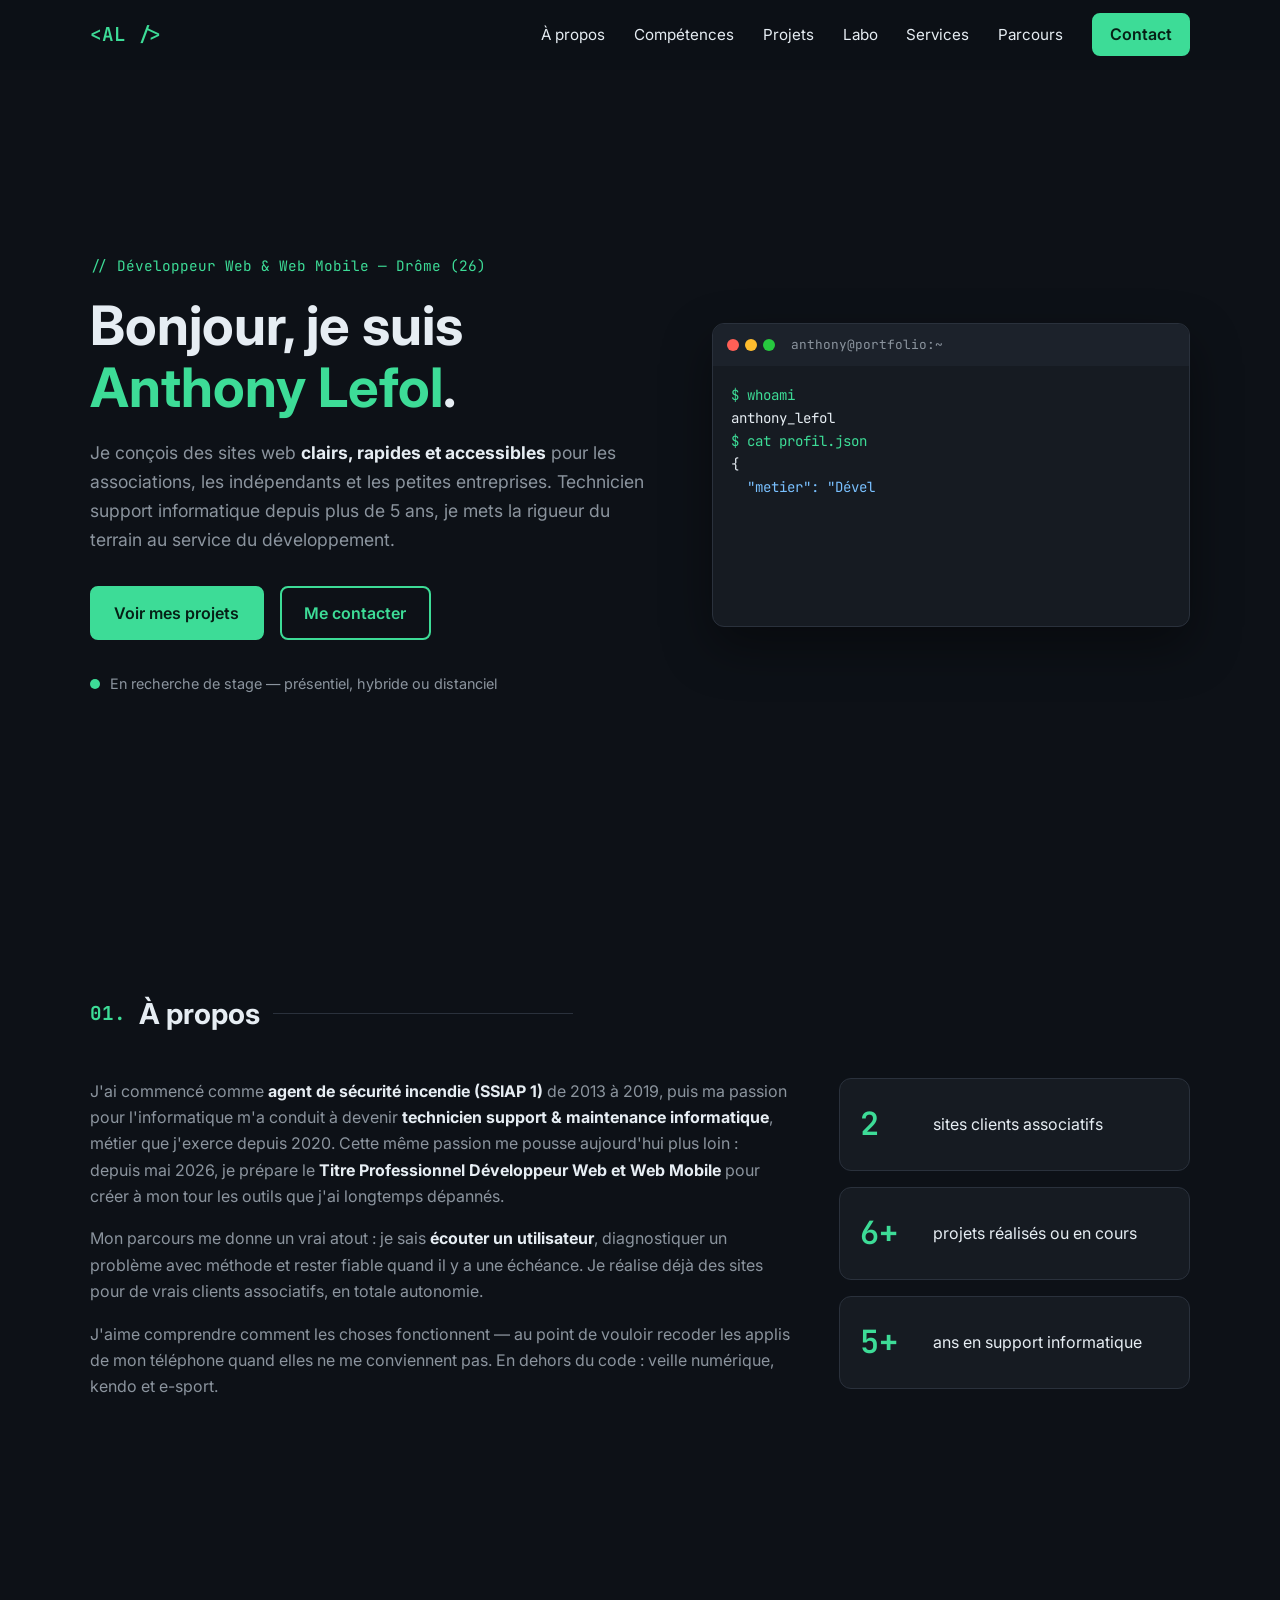
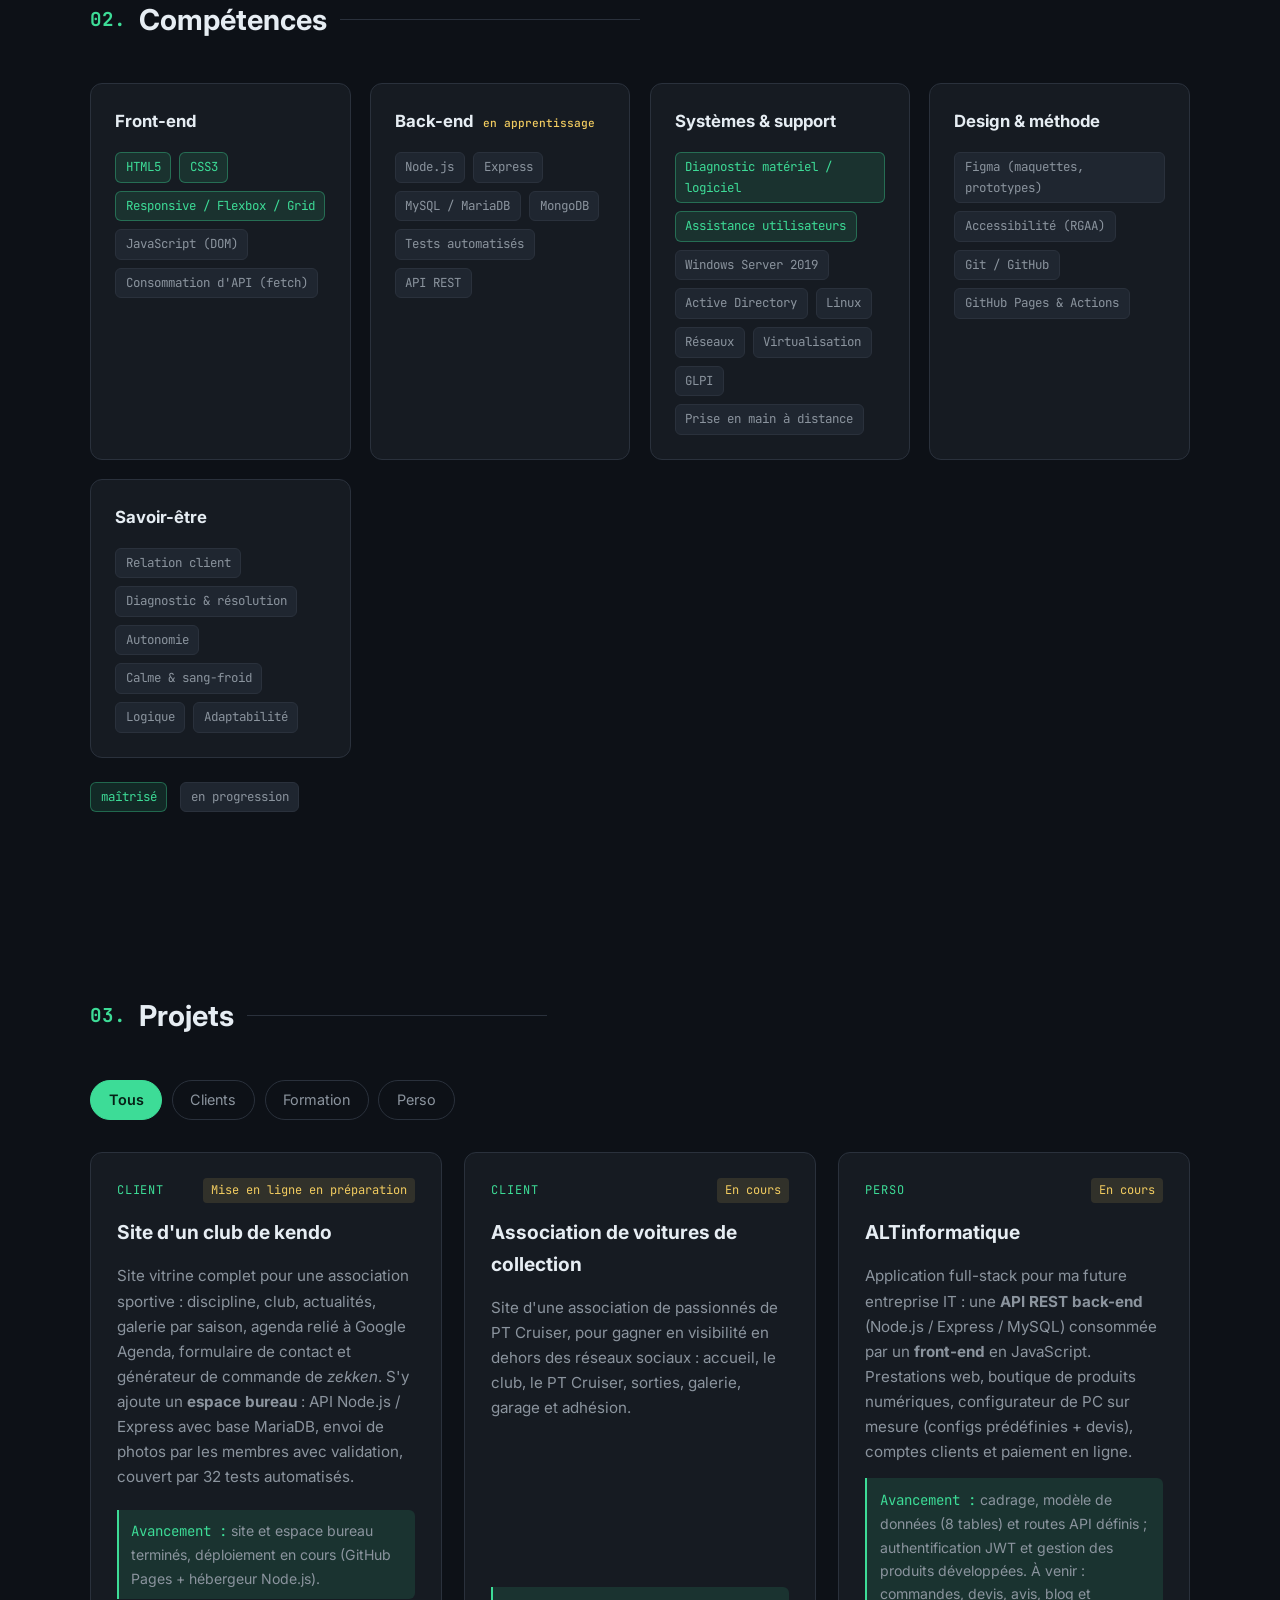
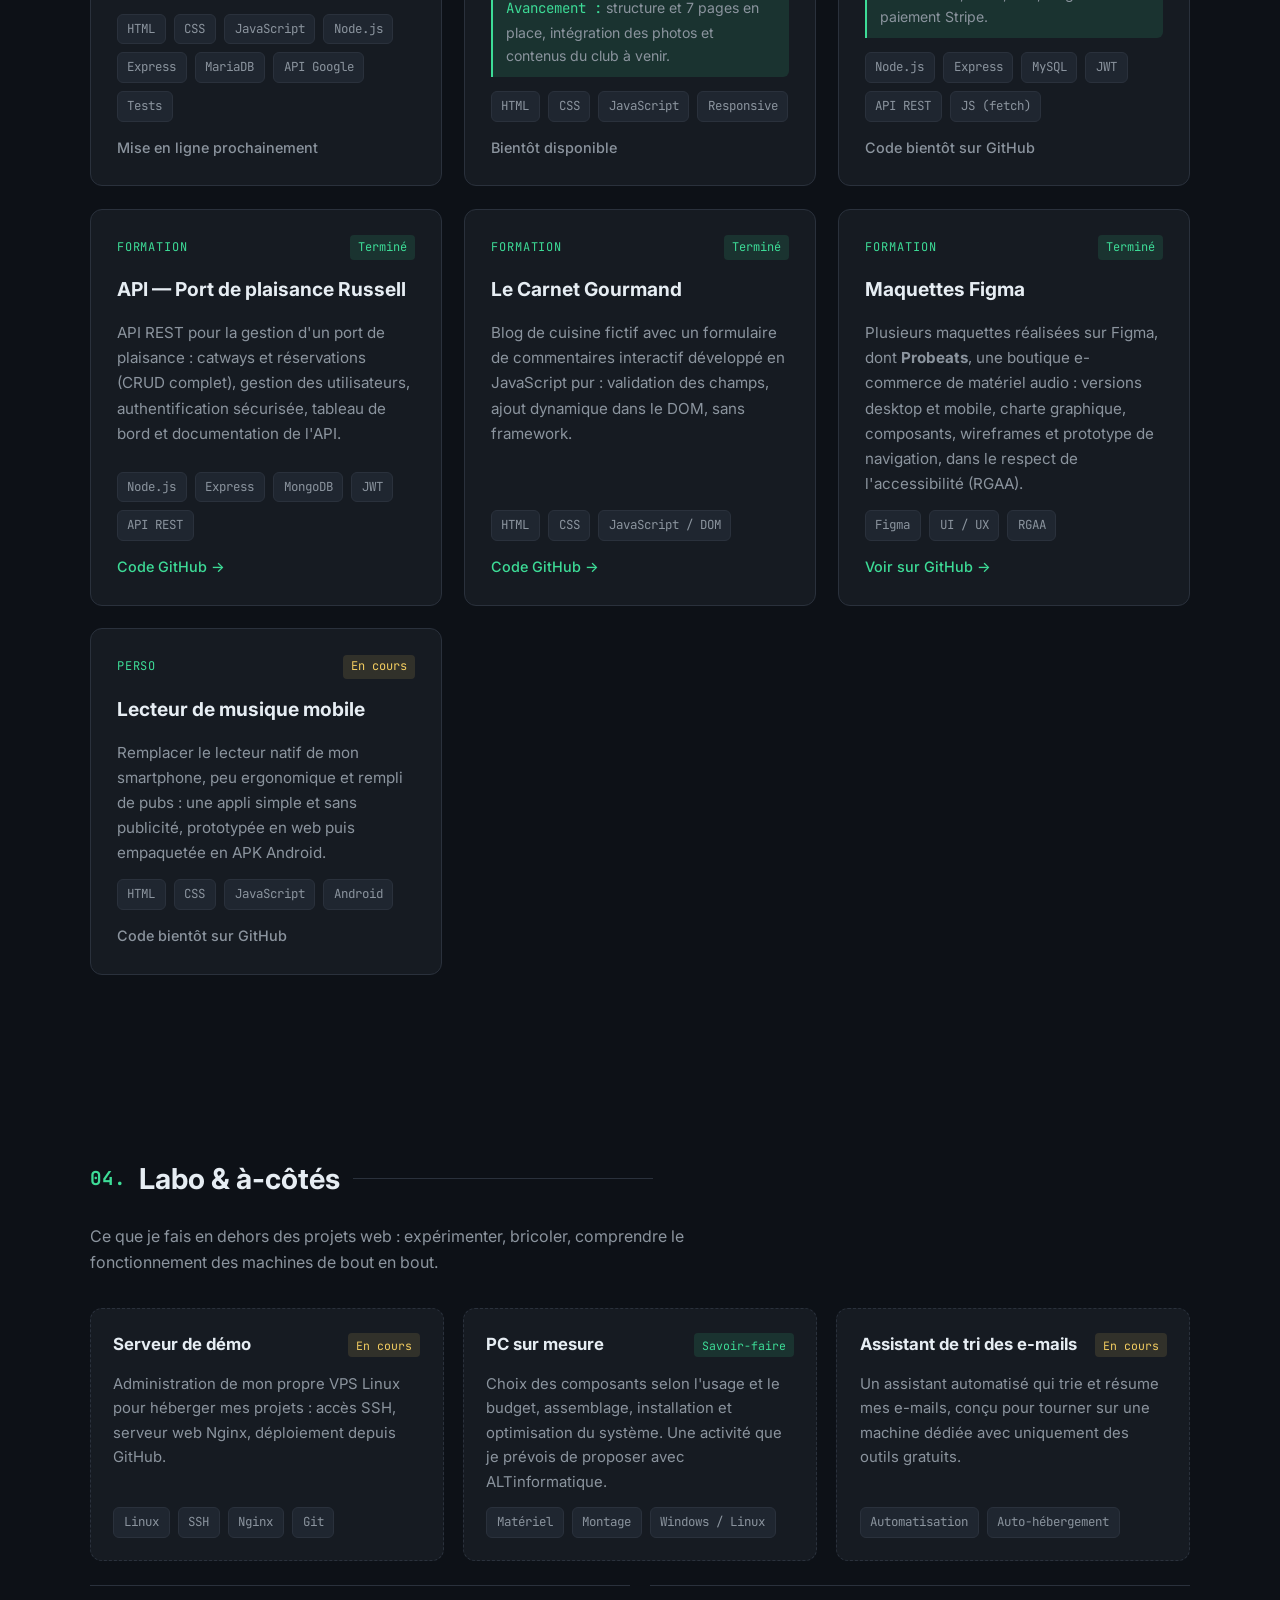
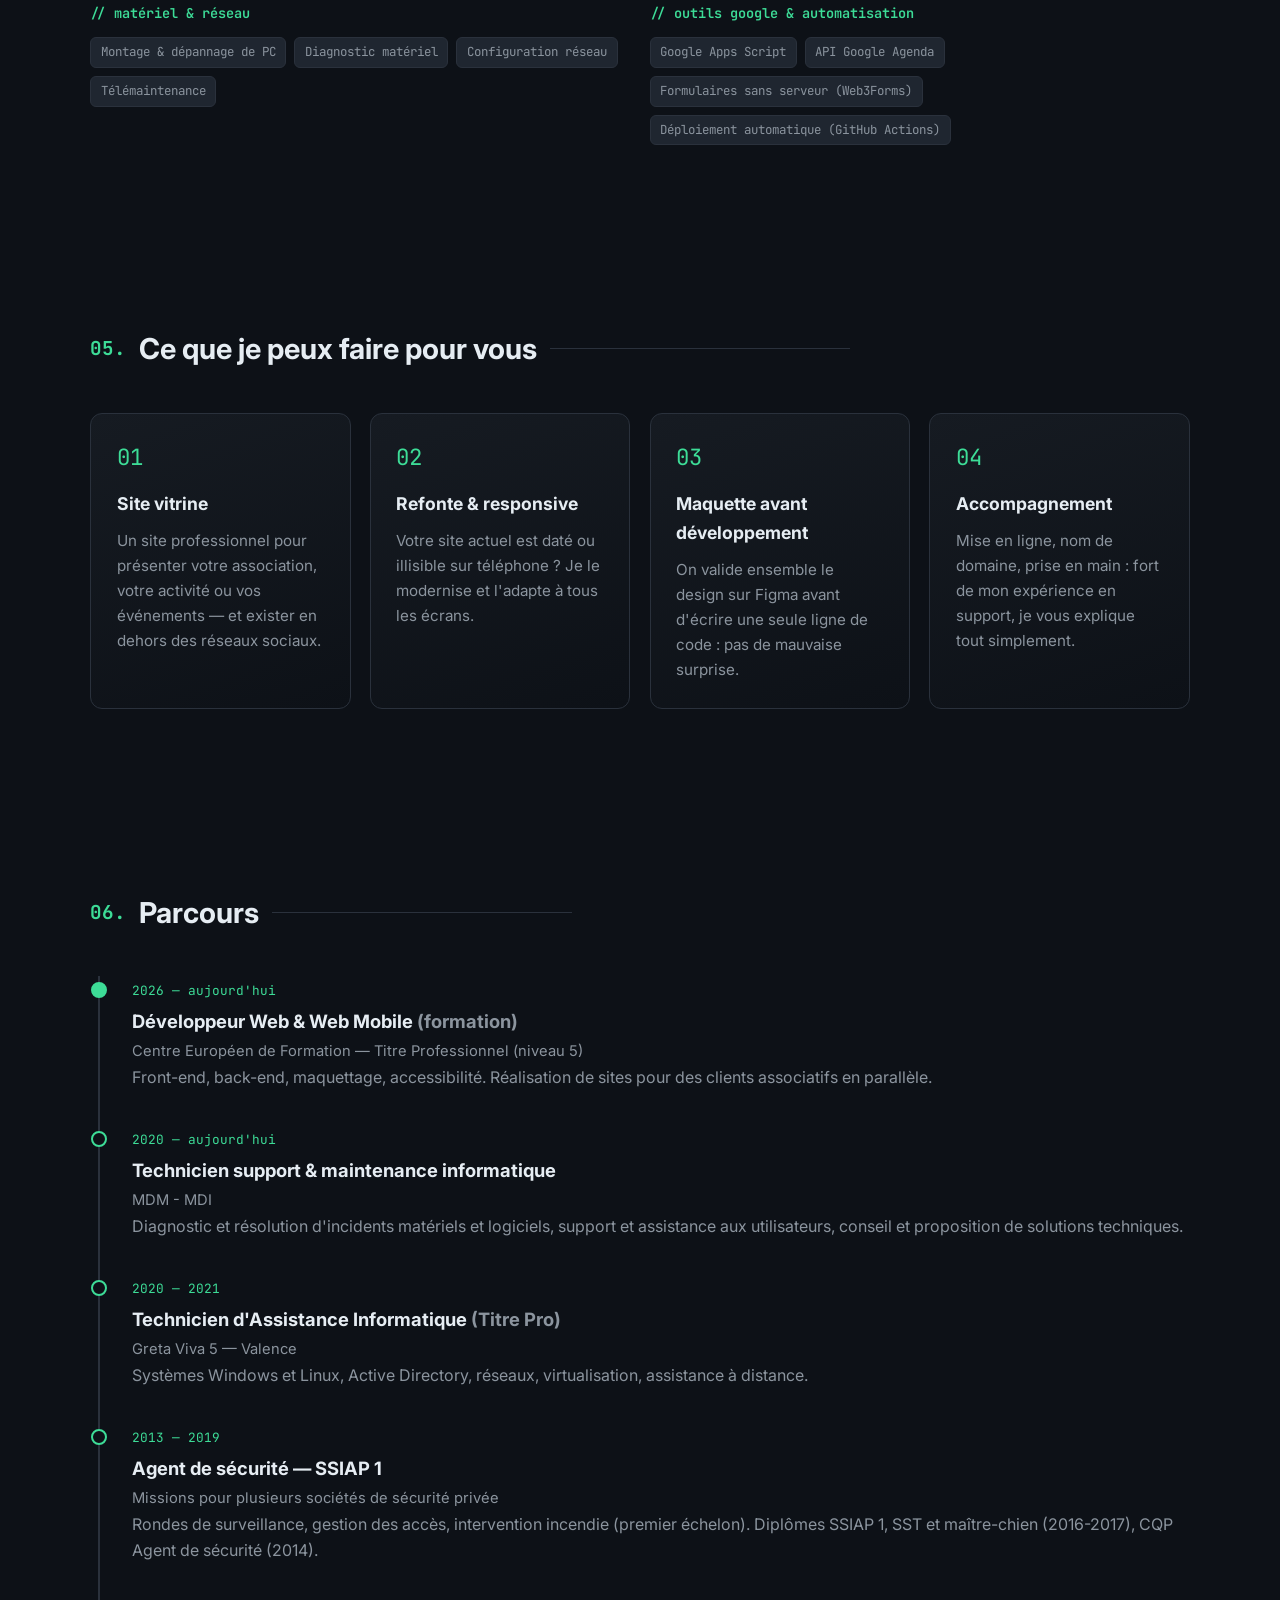
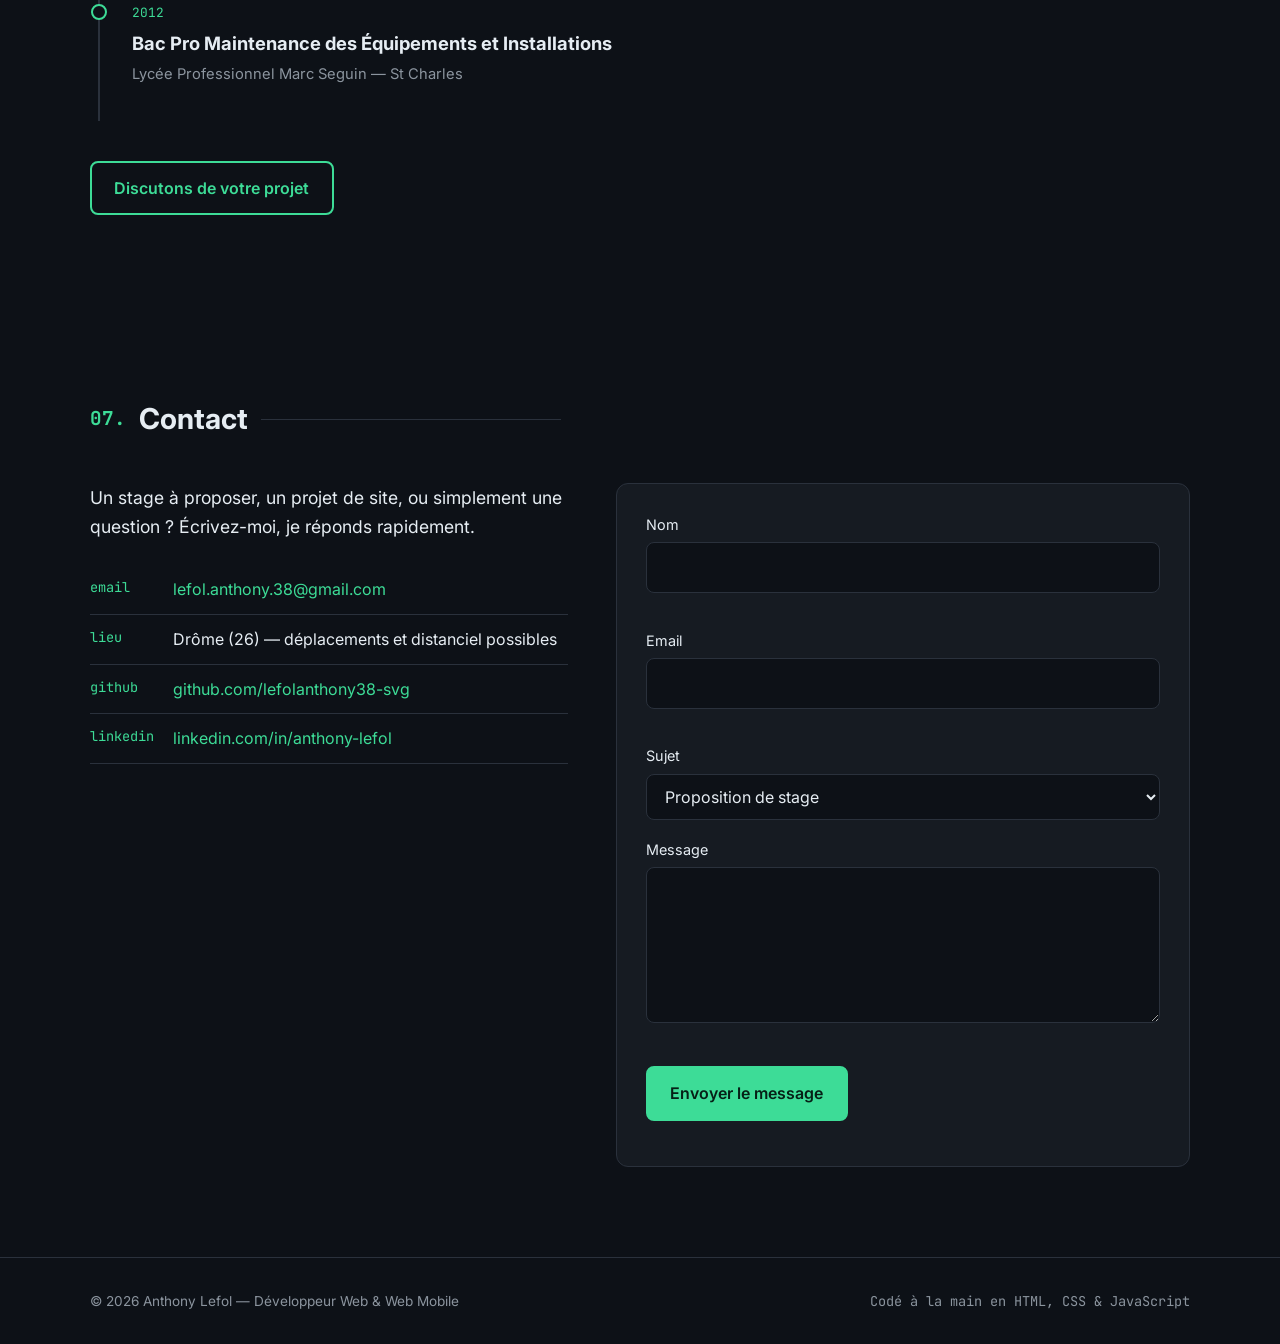
<file: index.html>
<!DOCTYPE html>
<html lang="fr">
<head>
  <meta charset="UTF-8">
  <meta name="viewport" content="width=device-width, initial-scale=1.0">
  <title>Anthony Lefol — Développeur Web & Web Mobile</title>
  <meta name="description" content="Portfolio d'Anthony Lefol, développeur web et web mobile en formation dans la Drôme (26). Création de sites vitrines pour associations, TPE et indépendants.">
  <meta name="author" content="Anthony Lefol">
  <meta name="theme-color" content="#0d1117">

  <!-- Aperçu lors d'un partage (LinkedIn, Messenger...) -->
  <meta property="og:type" content="website">
  <meta property="og:locale" content="fr_FR">
  <meta property="og:title" content="Anthony Lefol — Développeur Web & Web Mobile">
  <meta property="og:description" content="Sites vitrines clairs, rapides et accessibles pour associations, TPE et indépendants. Drôme (26).">
  <!-- À décommenter une fois le domaine connu :
  <meta property="og:url" content="https://votre-domaine.fr/">
  <link rel="canonical" href="https://votre-domaine.fr/">
  -->

  <link rel="icon" href="favicon.svg" type="image/svg+xml">
  <link rel="preconnect" href="https://fonts.googleapis.com">
  <link rel="preconnect" href="https://fonts.gstatic.com" crossorigin>
  <link href="https://fonts.googleapis.com/css2?family=Inter:wght@400;500;600;700&family=JetBrains+Mono:wght@400;600&display=swap" rel="stylesheet">
  <link rel="stylesheet" href="style.css">
</head>
<body>

  <!-- ========== EN-TÊTE / NAVIGATION ========== -->
  <header class="header" id="header">
    <nav class="nav container" aria-label="Navigation principale">
      <a href="#accueil" class="logo">&lt;AL /&gt;</a>

      <button class="burger" id="burger" aria-label="Ouvrir le menu" aria-expanded="false" aria-controls="menu">
        <span></span><span></span><span></span>
      </button>

      <ul class="menu" id="menu">
        <li><a href="#a-propos">À propos</a></li>
        <li><a href="#competences">Compétences</a></li>
        <li><a href="#projets">Projets</a></li>
        <li><a href="#labo">Labo</a></li>
        <li><a href="#services">Services</a></li>
        <li><a href="#parcours">Parcours</a></li>
        <li><a href="#contact" class="btn btn-small">Contact</a></li>
      </ul>
    </nav>
  </header>

  <main>

    <!-- ========== HERO ========== -->
    <section class="hero container" id="accueil">
      <div class="hero-text">
        <p class="hero-tag mono">// Développeur Web &amp; Web Mobile — Drôme (26)</p>
        <h1>Bonjour, je suis <span class="accent">Anthony Lefol</span>.</h1>
        <p class="hero-sub">
          Je conçois des sites web <strong>clairs, rapides et accessibles</strong> pour les associations,
          les indépendants et les petites entreprises. Technicien support informatique depuis plus de 5 ans,
          je mets la rigueur du terrain au service du développement.
        </p>
        <div class="hero-cta">
          <a href="#projets" class="btn">Voir mes projets</a>
          <a href="#contact" class="btn btn-ghost">Me contacter</a>
        </div>
        <p class="hero-status"><span class="dot"></span> En recherche de stage — présentiel, hybride ou distanciel</p>
      </div>

      <!-- Petit terminal animé (rempli par script.js) -->
      <div class="terminal" aria-hidden="true">
        <div class="terminal-bar">
          <span></span><span></span><span></span>
          <p class="mono">anthony@portfolio:~</p>
        </div>
        <pre class="terminal-body mono" id="terminal"></pre>
      </div>
    </section>

    <!-- ========== À PROPOS ========== -->
    <section class="section container reveal" id="a-propos">
      <h2 class="section-title"><span class="mono accent">01.</span> À propos</h2>
      <div class="about-grid">
        <div class="about-text">
          <p>
            J'ai commencé comme <strong>agent de sécurité incendie (SSIAP 1)</strong> de 2013 à 2019, puis ma passion pour
            l'informatique m'a conduit à devenir <strong>technicien support &amp; maintenance informatique</strong>, métier que j'exerce depuis 2020.
            Cette même passion me pousse aujourd'hui plus loin : depuis mai 2026, je prépare le
            <strong>Titre Professionnel Développeur Web et Web Mobile</strong> pour créer à mon tour les outils que j'ai longtemps dépannés.
          </p>
          <p>
            Mon parcours me donne un vrai atout : je sais <strong>écouter un utilisateur</strong>, diagnostiquer
            un problème avec méthode et rester fiable quand il y a une échéance. Je réalise déjà des sites
            pour de vrais clients associatifs, en totale autonomie.
          </p>
          <p>
            J'aime comprendre comment les choses fonctionnent — au point de vouloir recoder les applis de mon
            téléphone quand elles ne me conviennent pas. En dehors du code : veille numérique, kendo et e-sport.
          </p>
        </div>
        <ul class="about-facts">
          <li><span class="fact-num">2</span><span>sites clients associatifs</span></li>
          <li><span class="fact-num">6+</span><span>projets réalisés ou en cours</span></li>
          <li><span class="fact-num">5+</span><span>ans en support informatique</span></li>
        </ul>
      </div>
    </section>

    <!-- ========== COMPÉTENCES ========== -->
    <section class="section container reveal" id="competences">
      <h2 class="section-title"><span class="mono accent">02.</span> Compétences</h2>
      <div class="skills-grid">
        <article class="skill-card">
          <h3>Front-end</h3>
          <ul class="tags">
            <li class="tag tag-strong">HTML5</li>
            <li class="tag tag-strong">CSS3</li>
            <li class="tag tag-strong">Responsive / Flexbox / Grid</li>
            <li class="tag">JavaScript (DOM)</li>
            <li class="tag">Consommation d'API (fetch)</li>
          </ul>
        </article>
        <article class="skill-card">
          <h3>Back-end <span class="badge">en apprentissage</span></h3>
          <ul class="tags">
            <li class="tag">Node.js</li>
            <li class="tag">Express</li>
            <li class="tag">MySQL / MariaDB</li>
            <li class="tag">MongoDB</li>
            <li class="tag">Tests automatisés</li>
            <li class="tag">API REST</li>
          </ul>
        </article>
        <article class="skill-card">
          <h3>Systèmes &amp; support</h3>
          <ul class="tags">
            <li class="tag tag-strong">Diagnostic matériel / logiciel</li>
            <li class="tag tag-strong">Assistance utilisateurs</li>
            <li class="tag">Windows Server 2019</li>
            <li class="tag">Active Directory</li>
            <li class="tag">Linux</li>
            <li class="tag">Réseaux</li>
            <li class="tag">Virtualisation</li>
            <li class="tag">GLPI</li>
            <li class="tag">Prise en main à distance</li>
          </ul>
        </article>
        <article class="skill-card">
          <h3>Design &amp; méthode</h3>
          <ul class="tags">
            <li class="tag">Figma (maquettes, prototypes)</li>
            <li class="tag">Accessibilité (RGAA)</li>
            <li class="tag">Git / GitHub</li>
            <li class="tag">GitHub Pages &amp; Actions</li>
          </ul>
        </article>
        <article class="skill-card">
          <h3>Savoir-être</h3>
          <ul class="tags">
            <li class="tag">Relation client</li>
            <li class="tag">Diagnostic &amp; résolution</li>
            <li class="tag">Autonomie</li>
            <li class="tag">Calme &amp; sang-froid</li>
            <li class="tag">Logique</li>
            <li class="tag">Adaptabilité</li>
          </ul>
        </article>
      </div>
      <p class="legend"><span class="tag tag-strong">maîtrisé</span> <span class="tag">en progression</span></p>
    </section>

    <!-- ========== PROJETS ========== -->
    <section class="section container reveal" id="projets">
      <h2 class="section-title"><span class="mono accent">03.</span> Projets</h2>

      <!-- Filtres (gérés par script.js via l'attribut data-filter) -->
      <div class="filters" role="group" aria-label="Filtrer les projets">
        <button class="filter active" data-filter="tous">Tous</button>
        <button class="filter" data-filter="client">Clients</button>
        <button class="filter" data-filter="formation">Formation</button>
        <button class="filter" data-filter="perso">Perso</button>
      </div>

      <div class="projects-grid">
        <!-- Chaque projet : data-category = client / formation / perso -->
        <article class="project" data-category="client">
          <div class="project-head">
            <span class="project-type">Client</span>
            <span class="project-state wip">Mise en ligne en préparation</span>
          </div>
          <h3>Site d'un club de kendo</h3>
          <p>Site vitrine complet pour une association sportive : discipline, club, actualités, galerie par saison, agenda relié à Google Agenda, formulaire de contact et générateur de commande de <em>zekken</em>. S'y ajoute un <strong>espace bureau</strong> : API Node.js / Express avec base MariaDB, envoi de photos par les membres avec validation, couvert par 32 tests automatisés.</p>
          <p class="project-progress"><span class="mono accent">Avancement :</span> site et espace bureau terminés, déploiement en cours (GitHub Pages + hébergeur Node.js).</p>
          <ul class="tags"><li class="tag">HTML</li><li class="tag">CSS</li><li class="tag">JavaScript</li><li class="tag">Node.js</li><li class="tag">Express</li><li class="tag">MariaDB</li><li class="tag">API Google</li><li class="tag">Tests</li></ul>
          <div class="project-links"><span class="link muted">Mise en ligne prochainement</span></div>
        </article>

        <article class="project" data-category="client">
          <div class="project-head">
            <span class="project-type">Client</span>
            <span class="project-state wip">En cours</span>
          </div>
          <h3>Association de voitures de collection</h3>
          <p>Site d'une association de passionnés de PT Cruiser, pour gagner en visibilité en dehors des réseaux sociaux : accueil, le club, le PT Cruiser, sorties, galerie, garage et adhésion.</p>
          <p class="project-progress"><span class="mono accent">Avancement :</span> structure et 7 pages en place, intégration des photos et contenus du club à venir.</p>
          <ul class="tags"><li class="tag">HTML</li><li class="tag">CSS</li><li class="tag">JavaScript</li><li class="tag">Responsive</li></ul>
          <div class="project-links"><span class="link muted">Bientôt disponible</span></div>
        </article>

        <article class="project" data-category="perso">
          <div class="project-head">
            <span class="project-type">Perso</span>
            <span class="project-state wip">En cours</span>
          </div>
          <h3>ALTinformatique</h3>
          <p>Application full-stack pour ma future entreprise IT : une <strong>API REST back-end</strong> (Node.js / Express / MySQL) consommée par un <strong>front-end</strong> en JavaScript. Prestations web, boutique de produits numériques, configurateur de PC sur mesure (configs prédéfinies + devis), comptes clients et paiement en ligne.</p>
          <p class="project-progress"><span class="mono accent">Avancement :</span> cadrage, modèle de données (8 tables) et routes API définis ; authentification JWT et gestion des produits développées. À venir : commandes, devis, avis, blog et paiement Stripe.</p>
          <ul class="tags"><li class="tag">Node.js</li><li class="tag">Express</li><li class="tag">MySQL</li><li class="tag">JWT</li><li class="tag">API REST</li><li class="tag">JS (fetch)</li></ul>
          <div class="project-links"><span class="link muted">Code bientôt sur GitHub</span></div>
        </article>

        <article class="project" data-category="formation">
          <div class="project-head">
            <span class="project-type">Formation</span>
            <span class="project-state done">Terminé</span>
          </div>
          <h3>API — Port de plaisance Russell</h3>
          <p>API REST pour la gestion d'un port de plaisance : catways et réservations (CRUD complet), gestion des utilisateurs, authentification sécurisée, tableau de bord et documentation de l'API.</p>
          <ul class="tags"><li class="tag">Node.js</li><li class="tag">Express</li><li class="tag">MongoDB</li><li class="tag">JWT</li><li class="tag">API REST</li></ul>
          <div class="project-links"><a href="https://github.com/lefolanthony38-svg/api-port-plaisance-russell" class="link" target="_blank" rel="noopener">Code GitHub →</a></div>
        </article>

        <article class="project" data-category="formation">
          <div class="project-head">
            <span class="project-type">Formation</span>
            <span class="project-state done">Terminé</span>
          </div>
          <h3>Le Carnet Gourmand</h3>
          <p>Blog de cuisine fictif avec un formulaire de commentaires interactif développé en JavaScript pur : validation des champs, ajout dynamique dans le DOM, sans framework.</p>
          <ul class="tags"><li class="tag">HTML</li><li class="tag">CSS</li><li class="tag">JavaScript / DOM</li></ul>
          <div class="project-links"><a href="https://github.com/lefolanthony38-svg/devoir-carnet-gourmand" class="link" target="_blank" rel="noopener">Code GitHub →</a></div>
        </article>

        <article class="project" data-category="formation">
          <div class="project-head">
            <span class="project-type">Formation</span>
            <span class="project-state done">Terminé</span>
          </div>
          <h3>Maquettes Figma</h3>
          <p>Plusieurs maquettes réalisées sur Figma, dont <strong>Probeats</strong>, une boutique e-commerce de matériel audio : versions desktop et mobile, charte graphique, composants, wireframes et prototype de navigation, dans le respect de l'accessibilité (RGAA).</p>
          <ul class="tags"><li class="tag">Figma</li><li class="tag">UI / UX</li><li class="tag">RGAA</li></ul>
          <div class="project-links"><a href="https://github.com/lefolanthony38-svg/maquette-probeats-figma" class="link" target="_blank" rel="noopener">Voir sur GitHub →</a></div>
        </article>

        <article class="project" data-category="perso">
          <div class="project-head">
            <span class="project-type">Perso</span>
            <span class="project-state wip">En cours</span>
          </div>
          <h3>Lecteur de musique mobile</h3>
          <p>Remplacer le lecteur natif de mon smartphone, peu ergonomique et rempli de pubs : une appli simple et sans publicité, prototypée en web puis empaquetée en APK Android.</p>
          <ul class="tags"><li class="tag">HTML</li><li class="tag">CSS</li><li class="tag">JavaScript</li><li class="tag">Android</li></ul>
          <div class="project-links"><span class="link muted">Code bientôt sur GitHub</span></div>
        </article>
      </div>
    </section>

    <!-- ========== LABO & À-CÔTÉS ========== -->
    <section class="section container reveal" id="labo">
      <h2 class="section-title"><span class="mono accent">04.</span> Labo &amp; à-côtés</h2>
      <p class="section-intro">Ce que je fais en dehors des projets web : expérimenter, bricoler, comprendre le fonctionnement des machines de bout en bout.</p>

      <div class="labo-grid">
        <article class="labo-card">
          <div class="labo-head"><h3>Serveur de démo</h3><span class="project-state wip">En cours</span></div>
          <p>Administration de mon propre VPS Linux pour héberger mes projets : accès SSH, serveur web Nginx, déploiement depuis GitHub.</p>
          <ul class="tags"><li class="tag">Linux</li><li class="tag">SSH</li><li class="tag">Nginx</li><li class="tag">Git</li></ul>
        </article>
        <article class="labo-card">
          <div class="labo-head"><h3>PC sur mesure</h3><span class="project-state done">Savoir-faire</span></div>
          <p>Choix des composants selon l'usage et le budget, assemblage, installation et optimisation du système. Une activité que je prévois de proposer avec ALTinformatique.</p>
          <ul class="tags"><li class="tag">Matériel</li><li class="tag">Montage</li><li class="tag">Windows / Linux</li></ul>
        </article>
        <article class="labo-card">
          <div class="labo-head"><h3>Assistant de tri des e-mails</h3><span class="project-state wip">En cours</span></div>
          <p>Un assistant automatisé qui trie et résume mes e-mails, conçu pour tourner sur une machine dédiée avec uniquement des outils gratuits.</p>
          <ul class="tags"><li class="tag">Automatisation</li><li class="tag">Auto-hébergement</li></ul>
        </article>
      </div>

      <div class="knowhow-grid">
        <div class="knowhow">
          <h3 class="mono accent">// matériel &amp; réseau</h3>
          <ul class="tags">
            <li class="tag">Montage &amp; dépannage de PC</li>
            <li class="tag">Diagnostic matériel</li>
            <li class="tag">Configuration réseau</li>
            <li class="tag">Télémaintenance</li>
          </ul>
        </div>
        <div class="knowhow">
          <h3 class="mono accent">// outils google &amp; automatisation</h3>
          <ul class="tags">
            <li class="tag">Google Apps Script</li>
            <li class="tag">API Google Agenda</li>
            <li class="tag">Formulaires sans serveur (Web3Forms)</li>
            <li class="tag">Déploiement automatique (GitHub Actions)</li>
          </ul>
        </div>
      </div>
    </section>

    <!-- ========== SERVICES (pour les futurs clients) ========== -->
    <section class="section container reveal" id="services">
      <h2 class="section-title"><span class="mono accent">05.</span> Ce que je peux faire pour vous</h2>
      <div class="services-grid">
        <article class="service">
          <div class="service-icon mono">01</div>
          <h3>Site vitrine</h3>
          <p>Un site professionnel pour présenter votre association, votre activité ou vos événements — et exister en dehors des réseaux sociaux.</p>
        </article>
        <article class="service">
          <div class="service-icon mono">02</div>
          <h3>Refonte &amp; responsive</h3>
          <p>Votre site actuel est daté ou illisible sur téléphone ? Je le modernise et l'adapte à tous les écrans.</p>
        </article>
        <article class="service">
          <div class="service-icon mono">03</div>
          <h3>Maquette avant développement</h3>
          <p>On valide ensemble le design sur Figma avant d'écrire une seule ligne de code : pas de mauvaise surprise.</p>
        </article>
        <article class="service">
          <div class="service-icon mono">04</div>
          <h3>Accompagnement</h3>
          <p>Mise en ligne, nom de domaine, prise en main : fort de mon expérience en support, je vous explique tout simplement.</p>
        </article>
      </div>
    </section>

    <!-- ========== PARCOURS ========== -->
    <section class="section container reveal" id="parcours">
      <h2 class="section-title"><span class="mono accent">06.</span> Parcours</h2>
      <ol class="timeline">
        <li class="timeline-item">
          <span class="timeline-date mono">2026 — aujourd'hui</span>
          <h3>Développeur Web &amp; Web Mobile <span class="muted">(formation)</span></h3>
          <p class="timeline-org">Centre Européen de Formation — Titre Professionnel (niveau 5)</p>
          <p>Front-end, back-end, maquettage, accessibilité. Réalisation de sites pour des clients associatifs en parallèle.</p>
        </li>
        <li class="timeline-item">
          <span class="timeline-date mono">2020 — aujourd'hui</span>
          <h3>Technicien support &amp; maintenance informatique</h3>
          <p class="timeline-org">MDM - MDI</p>
          <p>Diagnostic et résolution d'incidents matériels et logiciels, support et assistance aux utilisateurs, conseil et proposition de solutions techniques.</p>
        </li>
        <li class="timeline-item">
          <span class="timeline-date mono">2020 — 2021</span>
          <h3>Technicien d'Assistance Informatique <span class="muted">(Titre Pro)</span></h3>
          <p class="timeline-org">Greta Viva 5 — Valence</p>
          <p>Systèmes Windows et Linux, Active Directory, réseaux, virtualisation, assistance à distance.</p>
        </li>
        <li class="timeline-item">
          <span class="timeline-date mono">2013 — 2019</span>
          <h3>Agent de sécurité — SSIAP 1</h3>
          <p class="timeline-org">Missions pour plusieurs sociétés de sécurité privée</p>
          <p>Rondes de surveillance, gestion des accès, intervention incendie (premier échelon). Diplômes SSIAP 1, SST et maître-chien (2016-2017), CQP Agent de sécurité (2014).</p>
        </li>
        <li class="timeline-item">
          <span class="timeline-date mono">2012</span>
          <h3>Bac Pro Maintenance des Équipements et Installations</h3>
          <p class="timeline-org">Lycée Professionnel Marc Seguin — St Charles</p>
        </li>
      </ol>
      <a href="#contact" class="btn btn-ghost">Discutons de votre projet</a>
    </section>

    <!-- ========== CONTACT ========== -->
    <section class="section container reveal" id="contact">
      <h2 class="section-title"><span class="mono accent">07.</span> Contact</h2>
      <div class="contact-grid">
        <div class="contact-info">
          <p class="contact-lead">Un stage à proposer, un projet de site, ou simplement une question ? Écrivez-moi, je réponds rapidement.</p>
          <ul class="contact-list">
            <li><span class="mono accent">email</span> <a href="mailto:lefol.anthony.38@gmail.com">lefol.anthony.38@gmail.com</a></li>
            <li><span class="mono accent">lieu</span> Drôme (26) — déplacements et distanciel possibles</li>
            <li><span class="mono accent">github</span> <a href="https://github.com/lefolanthony38-svg" target="_blank" rel="noopener">github.com/lefolanthony38-svg</a></li>
            <li><span class="mono accent">linkedin</span> <a href="https://www.linkedin.com/in/anthony-lefol-7a541a184/" target="_blank" rel="noopener">linkedin.com/in/anthony-lefol</a></li>
          </ul>
        </div>

        <!-- Formulaire : validé en JS, puis ouvre la messagerie (mailto) -->
        <form class="contact-form" id="contact-form" novalidate>
          <div class="field">
            <label for="nom">Nom</label>
            <input type="text" id="nom" name="nom" autocomplete="name" required>
            <p class="error" aria-live="polite"></p>
          </div>
          <div class="field">
            <label for="email">Email</label>
            <input type="email" id="email" name="email" autocomplete="email" required>
            <p class="error" aria-live="polite"></p>
          </div>
          <div class="field">
            <label for="sujet">Sujet</label>
            <select id="sujet" name="sujet">
              <option>Proposition de stage</option>
              <option>Projet de site web</option>
              <option>Autre demande</option>
            </select>
          </div>
          <div class="field">
            <label for="message">Message</label>
            <textarea id="message" name="message" rows="5" required></textarea>
            <p class="error" aria-live="polite"></p>
          </div>
          <button type="submit" class="btn">Envoyer le message</button>
          <p class="form-success" id="form-success" aria-live="polite"></p>
        </form>
      </div>
    </section>

  </main>

  <footer class="footer">
    <div class="container footer-inner">
      <p>© <span id="year"></span> Anthony Lefol — Développeur Web &amp; Web Mobile</p>
      <p class="mono muted">Codé à la main en HTML, CSS &amp; JavaScript</p>
    </div>
  </footer>

  <script src="script.js"></script>
</body>
</html>
</file>
<file: style.css>
/* =========================================================
   PORTFOLIO — Anthony Lefol
   Thème sombre "tech". Toutes les couleurs sont dans :root,
   modifie-les ici pour changer l'ambiance de tout le site.
   ========================================================= */

:root {
  --bg: #0d1117;          /* fond principal */
  --bg-alt: #161b22;      /* fond des cartes */
  --border: #2a313c;
  --text: #e6edf3;
  --text-muted: #8b949e;
  --accent: #3ddc97;      /* vert "terminal" */
  --accent-soft: rgba(61, 220, 151, 0.12);
  --warn: #f2cc60;

  --font: "Inter", system-ui, sans-serif;
  --mono: "JetBrains Mono", ui-monospace, monospace;

  --radius: 12px;
  --max-width: 1100px;
  --header-h: 70px;
}

/* ---------- Base ---------- */
*,
*::before,
*::after { box-sizing: border-box; margin: 0; padding: 0; }

html { scroll-behavior: smooth; scroll-padding-top: var(--header-h); }

body {
  font-family: var(--font);
  background: var(--bg);
  color: var(--text);
  line-height: 1.65;
  -webkit-font-smoothing: antialiased;
}

a { color: var(--accent); text-decoration: none; }
a:hover { text-decoration: underline; }
ul, ol { list-style: none; }
img { max-width: 100%; display: block; }

.container { width: min(100% - 32px, var(--max-width)); margin-inline: auto; }
.mono { font-family: var(--mono); }
.accent { color: var(--accent); }
.muted { color: var(--text-muted); }

/* Focus visible pour la navigation au clavier (accessibilité) */
:focus-visible { outline: 2px solid var(--accent); outline-offset: 3px; border-radius: 4px; }

/* ---------- Boutons ---------- */
.btn {
  display: inline-block;
  padding: 0.75rem 1.4rem;
  background: var(--accent);
  color: #062016;
  font-weight: 600;
  border: 2px solid var(--accent);
  border-radius: 8px;
  cursor: pointer;
  font: inherit;
  font-weight: 600;
  transition: transform 0.2s, background 0.2s, color 0.2s;
}
.btn:hover { transform: translateY(-2px); text-decoration: none; }
.btn-ghost { background: transparent; color: var(--accent); }
.btn-ghost:hover { background: var(--accent-soft); }
.btn-small { padding: 0.4rem 1rem; }

/* ---------- Header / navigation ---------- */
.header {
  position: fixed;
  inset: 0 0 auto 0;
  height: var(--header-h);
  z-index: 100;
  background: rgba(13, 17, 23, 0.85);
  backdrop-filter: blur(10px);
  border-bottom: 1px solid transparent;
  transition: border-color 0.3s;
}
.header.scrolled { border-color: var(--border); }

.nav { height: 100%; display: flex; align-items: center; justify-content: space-between; }
.logo { font-family: var(--mono); font-weight: 600; font-size: 1.2rem; }
.logo:hover { text-decoration: none; }

.menu { display: flex; align-items: center; gap: 1.8rem; }
.menu a:not(.btn) { color: var(--text); font-size: 0.95rem; }
.menu a:not(.btn):hover { color: var(--accent); text-decoration: none; }

.burger { display: none; background: none; border: 0; cursor: pointer; padding: 8px; }
.burger span { display: block; width: 24px; height: 2px; margin: 5px 0; background: var(--text); transition: 0.3s; }
.burger[aria-expanded="true"] span:nth-child(1) { transform: translateY(7px) rotate(45deg); }
.burger[aria-expanded="true"] span:nth-child(2) { opacity: 0; }
.burger[aria-expanded="true"] span:nth-child(3) { transform: translateY(-7px) rotate(-45deg); }

/* ---------- Hero ---------- */
.hero {
  min-height: 100vh;
  padding-top: calc(var(--header-h) + 40px);
  padding-bottom: 60px;
  display: grid;
  grid-template-columns: 1.2fr 1fr;
  align-items: center;
  gap: 3rem;
}
.hero-tag { color: var(--accent); font-size: 0.9rem; margin-bottom: 1rem; }
.hero h1 { font-size: clamp(2.2rem, 5vw, 3.4rem); line-height: 1.15; margin-bottom: 1.2rem; }
.hero-sub { color: var(--text-muted); font-size: 1.1rem; max-width: 560px; margin-bottom: 2rem; }
.hero-sub strong { color: var(--text); }
.hero-cta { display: flex; flex-wrap: wrap; gap: 1rem; margin-bottom: 2rem; }
.hero-status { display: flex; align-items: center; gap: 0.6rem; font-size: 0.9rem; color: var(--text-muted); }
.dot {
  width: 10px; height: 10px; border-radius: 50%;
  background: var(--accent);
  box-shadow: 0 0 0 0 var(--accent);
  animation: pulse 2s infinite;
}
@keyframes pulse {
  0% { box-shadow: 0 0 0 0 rgba(61, 220, 151, 0.6); }
  100% { box-shadow: 0 0 0 12px rgba(61, 220, 151, 0); }
}

/* Terminal */
.terminal {
  background: var(--bg-alt);
  border: 1px solid var(--border);
  border-radius: var(--radius);
  overflow: hidden;
  box-shadow: 0 20px 50px rgba(0, 0, 0, 0.4);
}
.terminal-bar { display: flex; align-items: center; gap: 6px; padding: 10px 14px; background: #1c222b; }
.terminal-bar span { width: 12px; height: 12px; border-radius: 50%; background: #ff5f56; }
.terminal-bar span:nth-child(2) { background: #ffbd2e; }
.terminal-bar span:nth-child(3) { background: #27c93f; }
.terminal-bar p { margin-left: 10px; font-size: 0.8rem; color: var(--text-muted); }
.terminal-body { padding: 18px; min-height: 260px; font-size: 0.88rem; white-space: pre-wrap; color: var(--text); }
.terminal-body .prompt { color: var(--accent); }
.terminal-body .key { color: #79c0ff; }
.terminal-body .str { color: #ffa657; }
.cursor { display: inline-block; width: 8px; background: var(--accent); animation: blink 1s steps(1) infinite; }
@keyframes blink { 50% { opacity: 0; } }

/* ---------- Sections ---------- */
.section { padding: 90px 0; }
.section-title { font-size: 1.8rem; margin-bottom: 2.5rem; display: flex; align-items: center; gap: 0.8rem; }
.section-title::after { content: ""; flex: 1; height: 1px; background: var(--border); max-width: 300px; }
.section-title .mono { font-size: 1.2rem; }

/* Apparition au scroll (classe "visible" ajoutée par script.js) */
.reveal { opacity: 0; transform: translateY(30px); transition: opacity 0.7s, transform 0.7s; }
.reveal.visible { opacity: 1; transform: none; }

/* ---------- À propos ---------- */
.about-grid { display: grid; grid-template-columns: 2fr 1fr; gap: 3rem; }
.about-text p { color: var(--text-muted); margin-bottom: 1rem; }
.about-text strong { color: var(--text); }
.about-facts { display: flex; flex-direction: column; gap: 1rem; }
.about-facts li {
  background: var(--bg-alt); border: 1px solid var(--border); border-radius: var(--radius);
  padding: 1.2rem; display: flex; align-items: center; gap: 1rem;
}
.fact-num { font-family: var(--mono); font-size: 2rem; font-weight: 600; color: var(--accent); min-width: 3ch; }

/* ---------- Tags ---------- */
.tags { display: flex; flex-wrap: wrap; gap: 0.5rem; }
.tag {
  display: inline-block; font-family: var(--mono); font-size: 0.78rem;
  padding: 0.25rem 0.6rem; border-radius: 6px;
  background: #1f2630; color: var(--text-muted); border: 1px solid var(--border);
}
.tag-strong { background: var(--accent-soft); color: var(--accent); border-color: rgba(61, 220, 151, 0.35); }
.badge { font-size: 0.7rem; font-weight: 500; color: var(--warn); font-family: var(--mono); margin-left: 0.4rem; }
.legend { margin-top: 1.5rem; display: flex; gap: 0.8rem; font-size: 0.8rem; }

/* ---------- Compétences ---------- */
.skills-grid { display: grid; grid-template-columns: repeat(auto-fit, minmax(240px, 1fr)); gap: 1.2rem; }
.skill-card { background: var(--bg-alt); border: 1px solid var(--border); border-radius: var(--radius); padding: 1.5rem; }
.skill-card h3 { font-size: 1.05rem; margin-bottom: 1rem; }

/* ---------- Projets ---------- */
.filters { display: flex; flex-wrap: wrap; gap: 0.6rem; margin-bottom: 2rem; }
.filter {
  font: inherit; font-size: 0.9rem; cursor: pointer;
  padding: 0.45rem 1.1rem; border-radius: 999px;
  background: transparent; color: var(--text-muted); border: 1px solid var(--border);
  transition: 0.2s;
}
.filter:hover { color: var(--text); border-color: var(--text-muted); }
.filter.active { background: var(--accent); color: #062016; border-color: var(--accent); font-weight: 600; }

.projects-grid { display: grid; grid-template-columns: repeat(auto-fill, minmax(310px, 1fr)); gap: 1.4rem; }
.project {
  background: var(--bg-alt); border: 1px solid var(--border); border-radius: var(--radius);
  padding: 1.6rem; display: flex; flex-direction: column; gap: 0.9rem;
  transition: transform 0.25s, border-color 0.25s;
}
.project:hover { transform: translateY(-5px); border-color: var(--accent); }
.project.hidden { display: none; }
.project-head { display: flex; justify-content: space-between; align-items: center; font-family: var(--mono); font-size: 0.75rem; }
.project-type { color: var(--accent); text-transform: uppercase; letter-spacing: 0.08em; }
.project-state { padding: 0.15rem 0.5rem; border-radius: 4px; }
.project-state.done { color: var(--accent); background: var(--accent-soft); }
.project-state.wip { color: var(--warn); background: rgba(242, 204, 96, 0.12); }
.project h3 { font-size: 1.2rem; }
.project p { color: var(--text-muted); font-size: 0.95rem; flex: 1; }
.project-links { display: flex; gap: 1.2rem; font-size: 0.9rem; font-weight: 500; }

/* ---------- Services ---------- */
.services-grid { display: grid; grid-template-columns: repeat(auto-fit, minmax(230px, 1fr)); gap: 1.2rem; }
.service { padding: 1.6rem; border-radius: var(--radius); border: 1px solid var(--border); background: linear-gradient(160deg, var(--bg-alt), var(--bg)); }
.service-icon { color: var(--accent); font-size: 1.4rem; margin-bottom: 0.8rem; }
.service h3 { margin-bottom: 0.6rem; font-size: 1.1rem; }
.service p { color: var(--text-muted); font-size: 0.95rem; }

/* ---------- Parcours (timeline) ---------- */
.timeline { border-left: 2px solid var(--border); margin: 0 0 2.5rem 8px; }
.timeline-item { position: relative; padding: 0 0 2.2rem 2rem; }
.timeline-item::before {
  content: ""; position: absolute; left: -9px; top: 6px;
  width: 16px; height: 16px; border-radius: 50%;
  background: var(--bg); border: 2px solid var(--accent);
}
.timeline-item:first-child::before { background: var(--accent); }
.timeline-date { font-size: 0.8rem; color: var(--accent); }
.timeline-item h3 { font-size: 1.15rem; margin: 0.2rem 0; }
.timeline-org { color: var(--text); font-size: 0.92rem; }
.timeline-item p { color: var(--text-muted); }

/* ---------- Contact ---------- */
.contact-grid { display: grid; grid-template-columns: 1fr 1.2fr; gap: 3rem; }
.contact-lead { font-size: 1.1rem; margin-bottom: 1.5rem; }
.contact-list li { display: flex; flex-wrap: wrap; gap: 0.8rem; padding: 0.7rem 0; border-bottom: 1px solid var(--border); }
.contact-list .mono { min-width: 70px; font-size: 0.85rem; }

.contact-form { background: var(--bg-alt); border: 1px solid var(--border); border-radius: var(--radius); padding: 1.8rem; }
.field { margin-bottom: 1.1rem; }
.field label { display: block; font-size: 0.9rem; margin-bottom: 0.35rem; }
.field input,
.field select,
.field textarea {
  width: 100%; font: inherit; color: var(--text);
  background: var(--bg); border: 1px solid var(--border); border-radius: 8px;
  padding: 0.7rem 0.9rem; transition: border-color 0.2s;
}
.field textarea { resize: vertical; }
.field input:focus,
.field select:focus,
.field textarea:focus { outline: none; border-color: var(--accent); }
.field.invalid input,
.field.invalid textarea { border-color: #ff6b6b; }
.error { color: #ff6b6b; font-size: 0.8rem; min-height: 1.1em; margin-top: 0.25rem; }
.form-success { color: var(--accent); margin-top: 1rem; font-size: 0.9rem; }

/* ---------- Footer ---------- */
.footer { border-top: 1px solid var(--border); padding: 2rem 0; font-size: 0.85rem; }
.footer-inner { display: flex; flex-wrap: wrap; justify-content: space-between; gap: 0.5rem; color: var(--text-muted); }

/* =========================================================
   RESPONSIVE
   ========================================================= */
@media (max-width: 900px) {
  .hero { grid-template-columns: 1fr; min-height: auto; }
  .about-grid,
  .contact-grid { grid-template-columns: 1fr; }
  .about-facts { flex-direction: row; flex-wrap: wrap; }
  .about-facts li { flex: 1 1 180px; }
}

@media (max-width: 760px) {
  .burger { display: block; }
  .menu {
    position: fixed; top: var(--header-h); left: 0; right: 0;
    flex-direction: column; gap: 0; padding: 1rem 0;
    background: var(--bg); border-bottom: 1px solid var(--border);
    transform: translateY(-120%); transition: transform 0.3s;
  }
  .menu.open { transform: translateY(0); }
  .menu li { width: 100%; text-align: center; }
  .menu a { display: block; padding: 0.9rem; }
  .menu .btn { display: inline-block; margin-top: 0.5rem; }
  .section { padding: 60px 0; }
  .projects-grid { grid-template-columns: 1fr; }
}

/* Respecte le réglage "réduire les animations" du système */
@media (prefers-reduced-motion: reduce) {
  * { animation: none !important; transition: none !important; scroll-behavior: auto !important; }
  .reveal { opacity: 1; transform: none; }
}

/* Ligne d'avancement dans les cartes projet */
.project .project-progress { flex: 0; font-size: 0.88rem; padding: 0.6rem 0.8rem; border-left: 2px solid var(--accent); background: var(--accent-soft); border-radius: 0 6px 6px 0; }

/* ---------- Labo & à-côtés ---------- */
.section-intro { color: var(--text-muted); max-width: 640px; margin: -1.2rem 0 2rem; }
.labo-grid { display: grid; grid-template-columns: repeat(auto-fit, minmax(260px, 1fr)); gap: 1.2rem; margin-bottom: 1.5rem; }
.labo-card { background: var(--bg-alt); border: 1px dashed var(--border); border-radius: var(--radius); padding: 1.4rem; display: flex; flex-direction: column; gap: 0.8rem; }
.labo-head { display: flex; justify-content: space-between; align-items: center; gap: 0.6rem; }
.labo-head h3 { font-size: 1.05rem; }
.labo-head .project-state { font-family: var(--mono); font-size: 0.72rem; white-space: nowrap; }
.labo-card p { color: var(--text-muted); font-size: 0.93rem; flex: 1; }
.knowhow-grid { display: grid; grid-template-columns: repeat(auto-fit, minmax(300px, 1fr)); gap: 1.2rem; }
.knowhow { border-top: 1px solid var(--border); padding-top: 1rem; }
.knowhow h3 { font-size: 0.85rem; font-weight: 600; margin-bottom: 0.8rem; }
</file>
